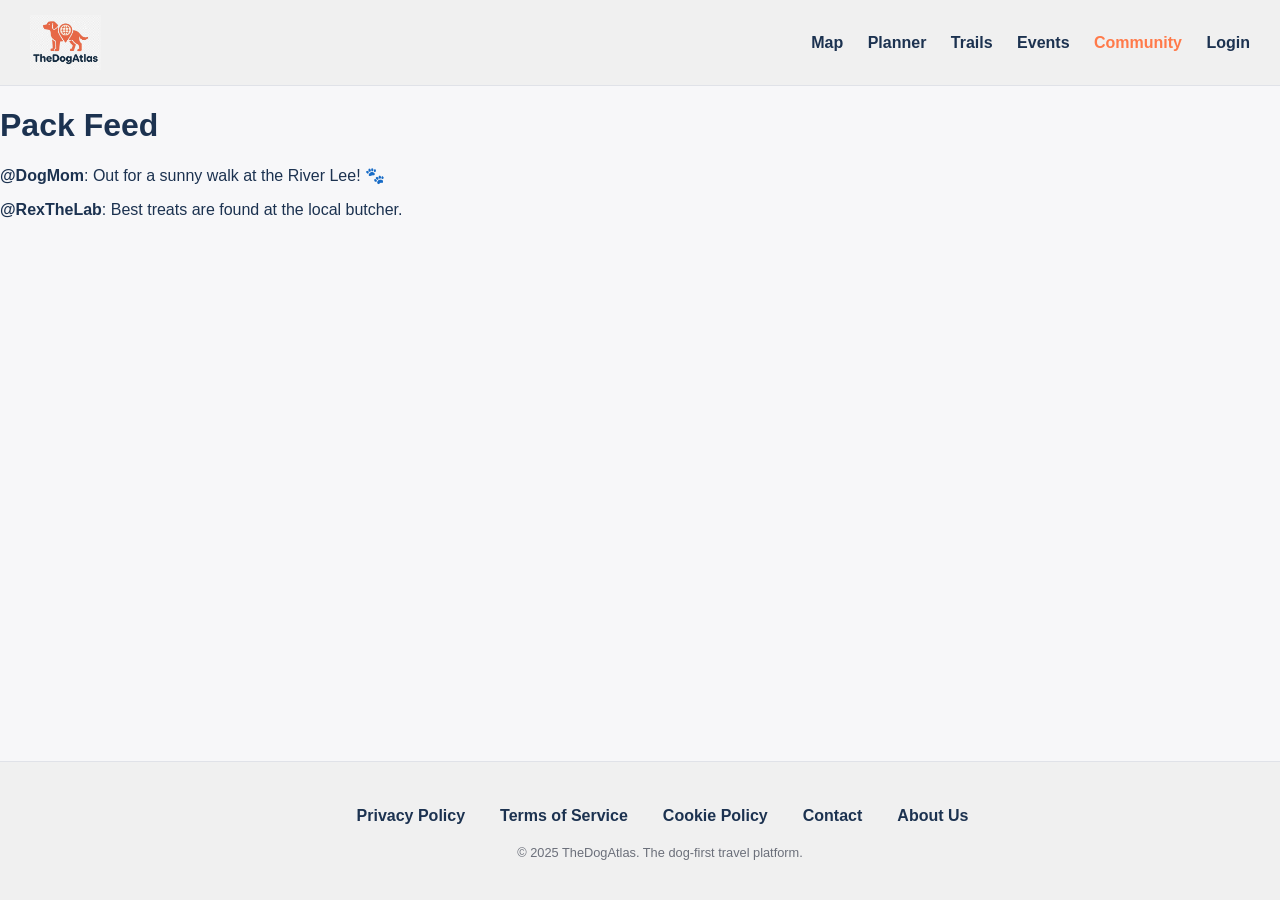
<file: community.html>
<!doctype html>
<html lang="en">
  <head>
    <meta charset="UTF-8" />
    <title>Community - TheDogAtlas</title>
    <meta name="viewport" content="width=device-width, initial-scale=1" />
    <link rel="stylesheet" href="style.css" />
  </head>
  <body>
    <header>
      <div class="brand">
        <a href="index.html">
          <img src="Media/Logo2.jpg" alt="Logo" style="height: 55px" />
        </a>
      </div>
      <nav>
        <a href="index.html" class="nav-link">Map</a>
        <a href="planner.html" class="nav-link">Planner</a>
        <a href="trails.html" class="nav-link">Trails</a>
        <a href="events.html" class="nav-link">Events</a>
        <a href="community.html" class="nav-link active">Community</a>
        <a href="login.html" class="nav-link">Login</a>
      </nav>
    </header>
    <main>
      <div class="container">
        <h1>Pack Feed</h1>
        <div class="card">
          <p>
            <strong>@DogMom</strong>: Out for a sunny walk at the River Lee! 🐾
          </p>
        </div>
        <div class="card">
          <p>
            <strong>@RexTheLab</strong>: Best treats are found at the local
            butcher.
          </p>
        </div>
      </div>
    </main>
    <footer>
      <div class="footer-links">
        <a href="Footer/privacy.html">Privacy Policy</a>
        <a href="Footer/terms.html">Terms of Service</a>
        <a href="Footer/cookies.html">Cookie Policy</a>
        <a href="Footer/contact.html">Contact</a>
        <a href="Footer/about.html">About Us</a>
      </div>
      <span class="copyright"
        >&copy; 2025 TheDogAtlas. The dog-first travel platform.</span
      >
    </footer>
  </body>
</html>
</file>
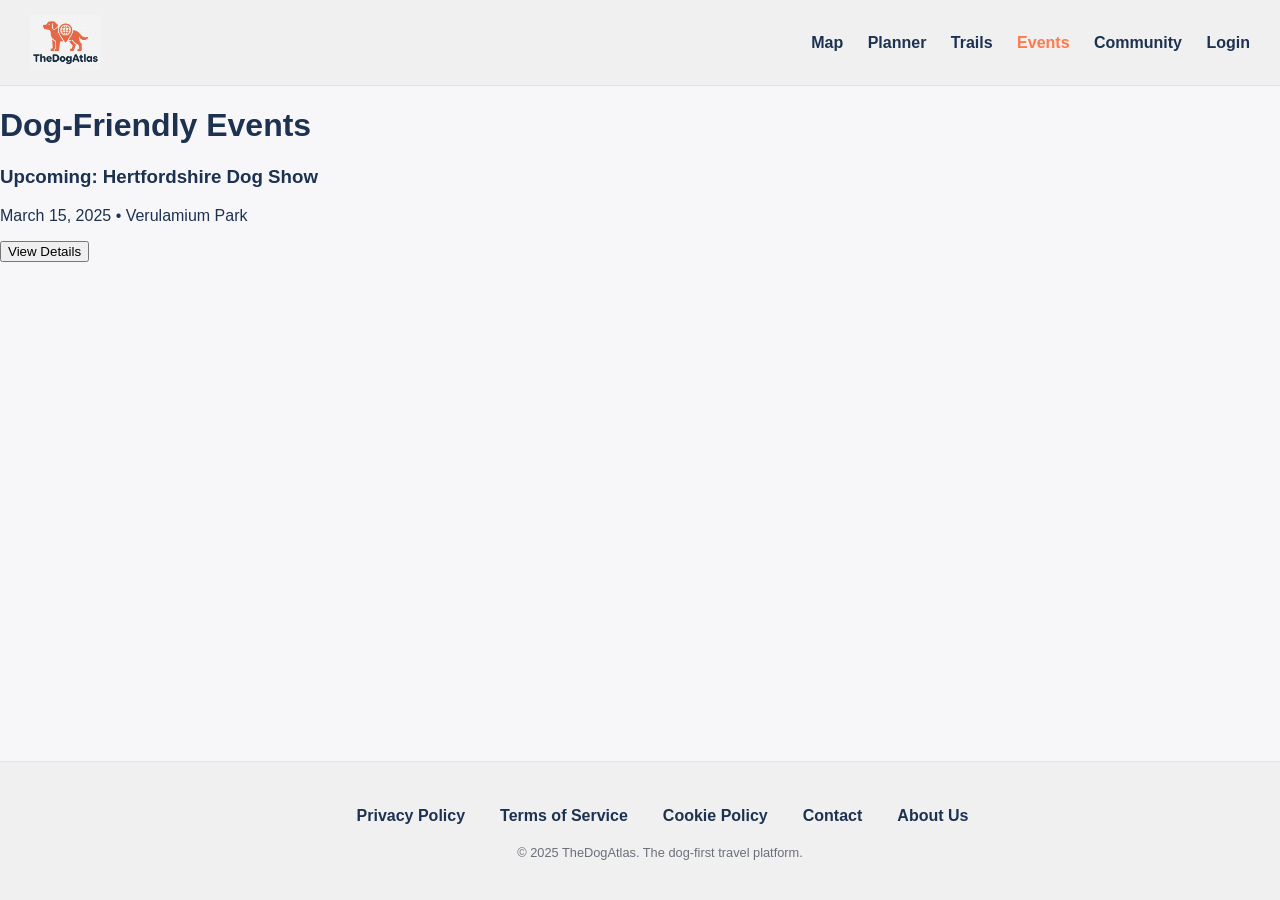
<file: events.html>
<!doctype html>
<html lang="en">
  <head>
    <meta charset="UTF-8" />
    <title>Events - TheDogAtlas</title>
    <meta name="viewport" content="width=device-width, initial-scale=1" />
    <link rel="stylesheet" href="style.css" />
  </head>
  <body>
    <header>
      <div class="brand">
        <a href="index.html">
          <img src="Media/Logo2.jpg" alt="Logo" style="height: 55px" />
        </a>
      </div>
      <nav>
        <a href="index.html" class="nav-link">Map</a>
        <a href="planner.html" class="nav-link">Planner</a>
        <a href="trails.html" class="nav-link">Trails</a>
        <a href="events.html" class="nav-link active">Events</a>
        <a href="community.html" class="nav-link">Community</a>
        <a href="login.html" class="nav-link">Login</a>
      </nav>
    </header>

    <main>
      <div class="container">
        <h1>Dog-Friendly Events</h1>
        <div class="card">
          <h3>Upcoming: Hertfordshire Dog Show</h3>
          <p>March 15, 2025 • Verulamium Park</p>
          <button class="btn-main">View Details</button>
        </div>
      </div>
    </main>
    <footer>
      <div class="footer-links">
        <a href="Footer/privacy.html">Privacy Policy</a>
        <a href="Footer/terms.html">Terms of Service</a>
        <a href="Footer/cookies.html">Cookie Policy</a>
        <a href="Footer/contact.html">Contact</a>
        <a href="Footer/about.html">About Us</a>
      </div>
      <span class="copyright"
        >&copy; 2025 TheDogAtlas. The dog-first travel platform.</span
      >
    </footer>
  </body>
</html>
</file>
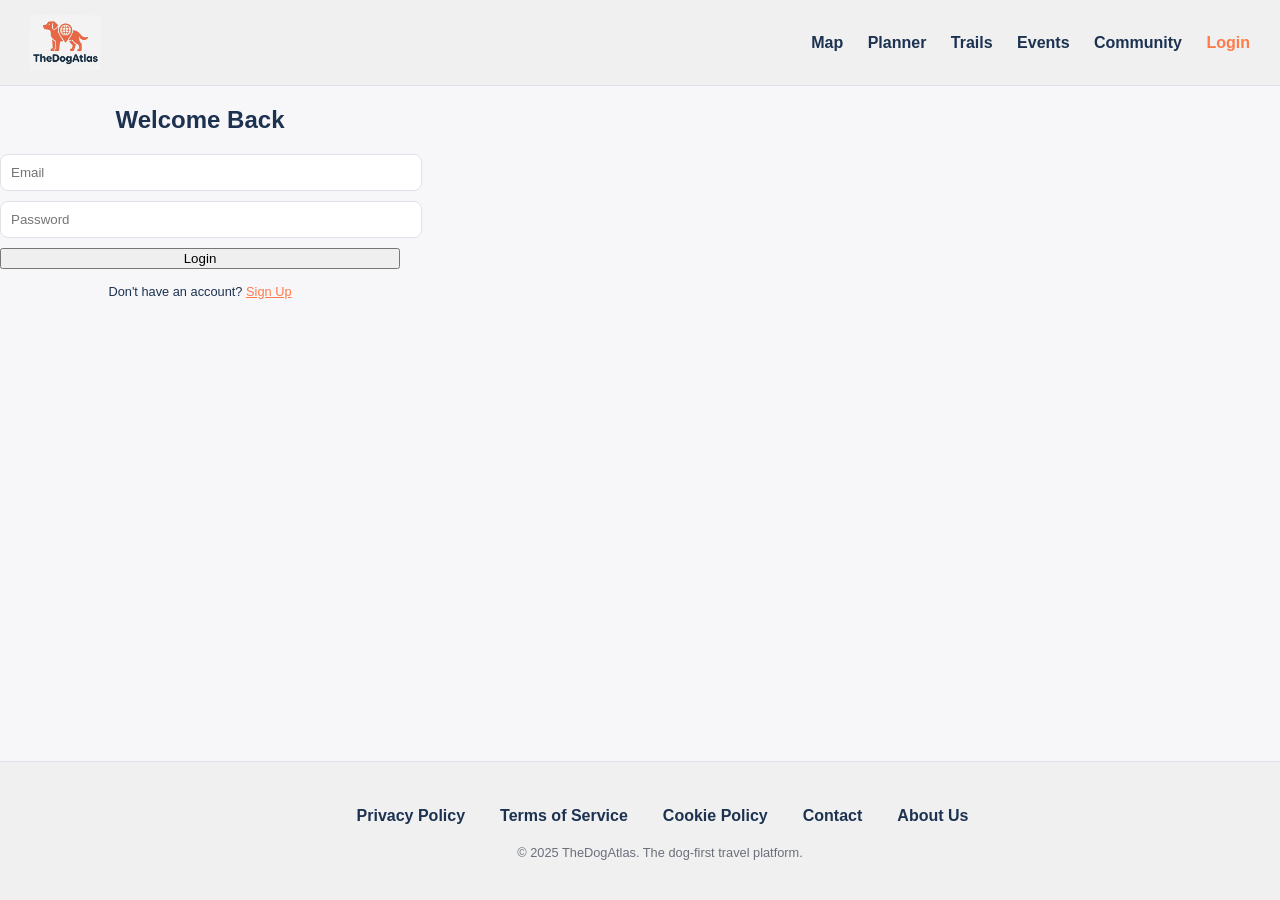
<file: login.html>
<!doctype html>
<html lang="en">
  <head>
    <meta charset="UTF-8" />
    <title>Login - TheDogAtlas</title>
    <meta name="viewport" content="width=device-width, initial-scale=1" />
    <link rel="stylesheet" href="style.css" />
  </head>
  <body>
    <header>
      <div class="brand">
        <a href="index.html">
          <img src="Media/Logo2.jpg" alt="Logo" style="height: 55px" />
        </a>
      </div>
      <nav>
        <a href="index.html" class="nav-link">Map</a>
        <a href="planner.html" class="nav-link">Planner</a>
        <a href="trails.html" class="nav-link">Trails</a>
        <a href="events.html" class="nav-link">Events</a>
        <a href="community.html" class="nav-link">Community</a>
        <a href="login.html" class="nav-link active">Login</a>
      </nav>
    </header>
    <main>
      <div class="container" style="max-width: 400px">
        <div class="card">
          <h2 style="text-align: center">Welcome Back</h2>
          <form>
            <input
              type="email"
              placeholder="Email"
              style="
                width: 100%;
                padding: 10px;
                margin-bottom: 10px;
                border: 1px solid var(--border);
                border-radius: 8px;
              "
            />
            <input
              type="password"
              placeholder="Password"
              style="
                width: 100%;
                padding: 10px;
                margin-bottom: 10px;
                border: 1px solid var(--border);
                border-radius: 8px;
              "
            />
            <button type="submit" style="width: 100%" class="btn-main">
              Login
            </button>
          </form>
          <p style="text-align: center; font-size: 0.8rem; margin-top: 15px">
            Don't have an account?
            <a href="#" style="color: var(--primary)">Sign Up</a>
          </p>
        </div>
      </div>
    </main>
    <footer>
      <div class="footer-links">
        <a href="Footer/privacy.html">Privacy Policy</a>
        <a href="Footer/terms.html">Terms of Service</a>
        <a href="Footer/cookies.html">Cookie Policy</a>
        <a href="Footer/contact.html">Contact</a>
        <a href="Footer/about.html">About Us</a>
      </div>
      <span class="copyright"
        >&copy; 2025 TheDogAtlas. The dog-first travel platform.</span
      >
    </footer>
  </body>
</html>
</file>
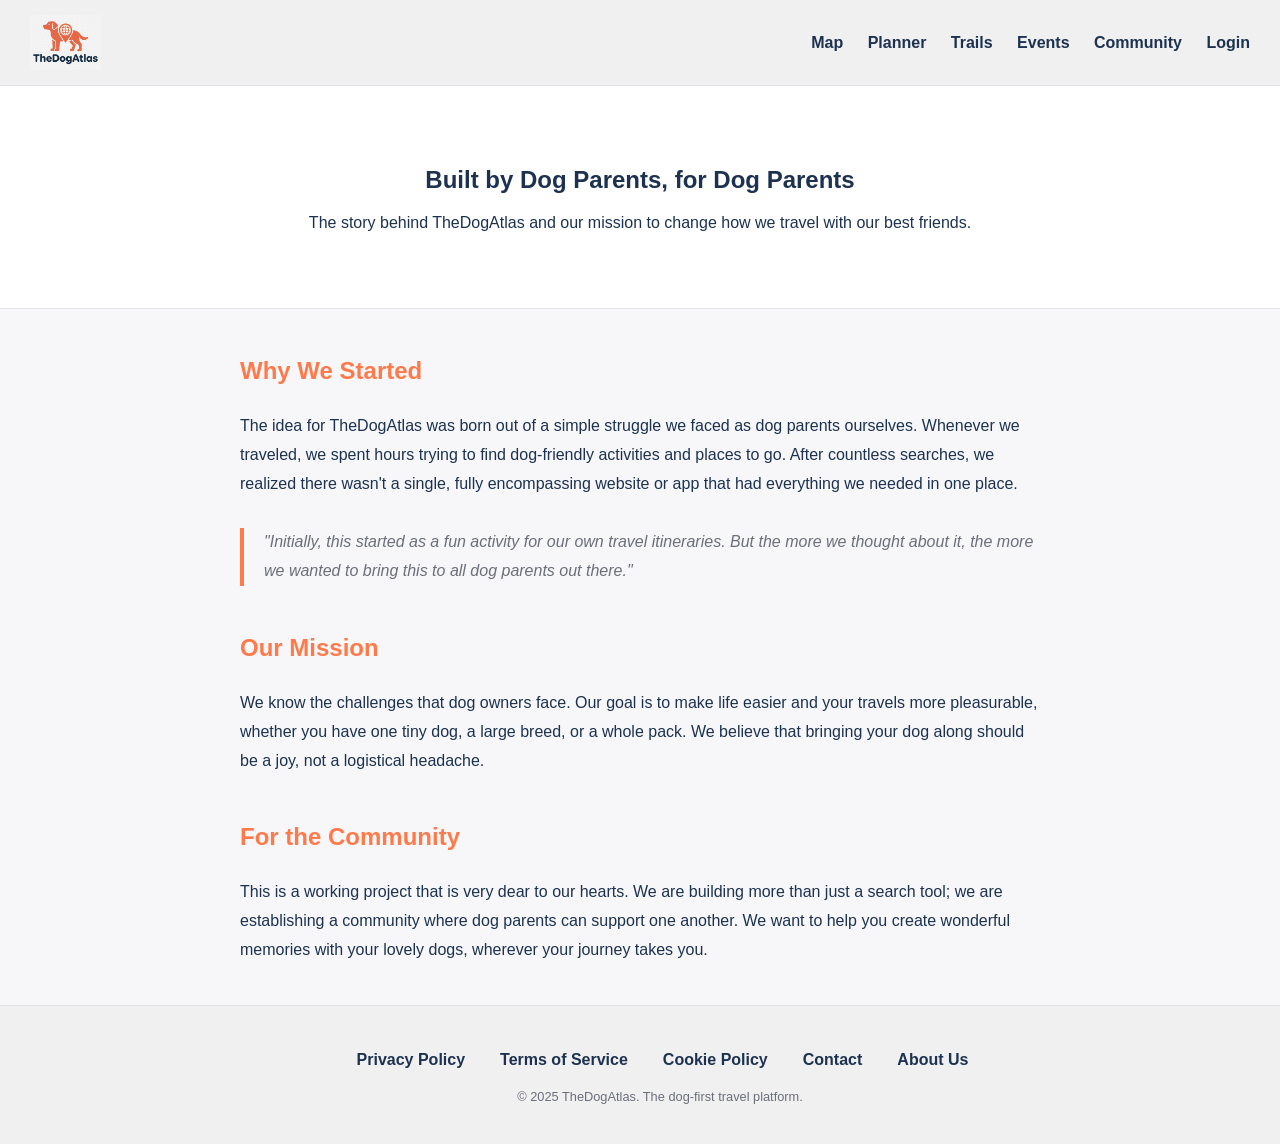
<file: Footer/about.html>
<!doctype html>
<html lang="en">
  <head>
    <meta charset="UTF-8" />
    <title>Our Story – TheDogAtlas</title>
    <meta name="viewport" content="width=device-width, initial-scale=1" />
    <link rel="stylesheet" href="../style.css" />

    <style>
      .about-header {
        text-align: center;
        padding: 60px 20px;
        background: white;
        border-bottom: 1px solid var(--border);
      }
      .about-content {
        max-width: 800px;
        margin: 40px auto;
        padding: 0 20px;
        line-height: 1.8;
      }
      .about-content h2 {
        color: var(--primary);
        margin-top: 40px;
      }
      .story-quote {
        font-style: italic;
        border-left: 4px solid var(--primary);
        padding-left: 20px;
        margin: 30px 0;
        color: var(--muted);
      }
    </style>
  </head>
  <body>
    <header>
      <div class="brand">
        <a href="../index.html">
          <img src="../Media/Logo2.jpg" alt="Logo" style="height: 55px" />
        </a>
      </div>
      <nav>
        <a href="../index.html" class="nav-link">Map</a>
        <a href="../planner.html" class="nav-link">Planner</a>
        <a href="../trails.html" class="nav-link">Trails</a>
        <a href="../events.html" class="nav-link">Events</a>
        <a href="../community.html" class="nav-link">Community</a>
        <a href="../login.html" class="nav-link">Login</a>
      </nav>
    </header>

    <main>
      <div class="container">
        <section class="about-header">
          <h1>Built by Dog Parents, for Dog Parents</h1>
          <p>
            The story behind TheDogAtlas and our mission to change how we travel
            with our best friends.
          </p>
        </section>

        <article class="about-content">
          <h2>Why We Started</h2>
          <p>
            The idea for TheDogAtlas was born out of a simple struggle we faced
            as dog parents ourselves. Whenever we traveled, we spent hours
            trying to find dog-friendly activities and places to go. After
            countless searches, we realized there wasn't a single, fully
            encompassing website or app that had everything we needed in one
            place.
          </p>

          <div class="story-quote">
            "Initially, this started as a fun activity for our own travel
            itineraries. But the more we thought about it, the more we wanted to
            bring this to all dog parents out there."
          </div>

          <h2>Our Mission</h2>
          <p>
            We know the challenges that dog owners face. Our goal is to make
            life easier and your travels more pleasurable, whether you have one
            tiny dog, a large breed, or a whole pack. We believe that bringing
            your dog along should be a joy, not a logistical headache.
          </p>

          <h2>For the Community</h2>
          <p>
            This is a working project that is very dear to our hearts. We are
            building more than just a search tool; we are establishing a
            community where dog parents can support one another. We want to help
            you create wonderful memories with your lovely dogs, wherever your
            journey takes you.
          </p>
        </article>
      </div>
    </main>

    <footer>
      <div class="footer-links">
        <a href="privacy.html" class="nav-link">Privacy Policy</a>
        <a href="terms.html" class="nav-link">Terms of Service</a>
        <a href="cookies.html" class="nav-link">Cookie Policy</a>
        <a href="contact.html" class="nav-link">Contact</a>
        <a href="about.html" class="nav-link active">About Us</a>
      </div>
      <span class="copyright"
        >&copy; 2025 TheDogAtlas. The dog-first travel platform.</span
      >
    </footer>
  </body>
</html>
</file>
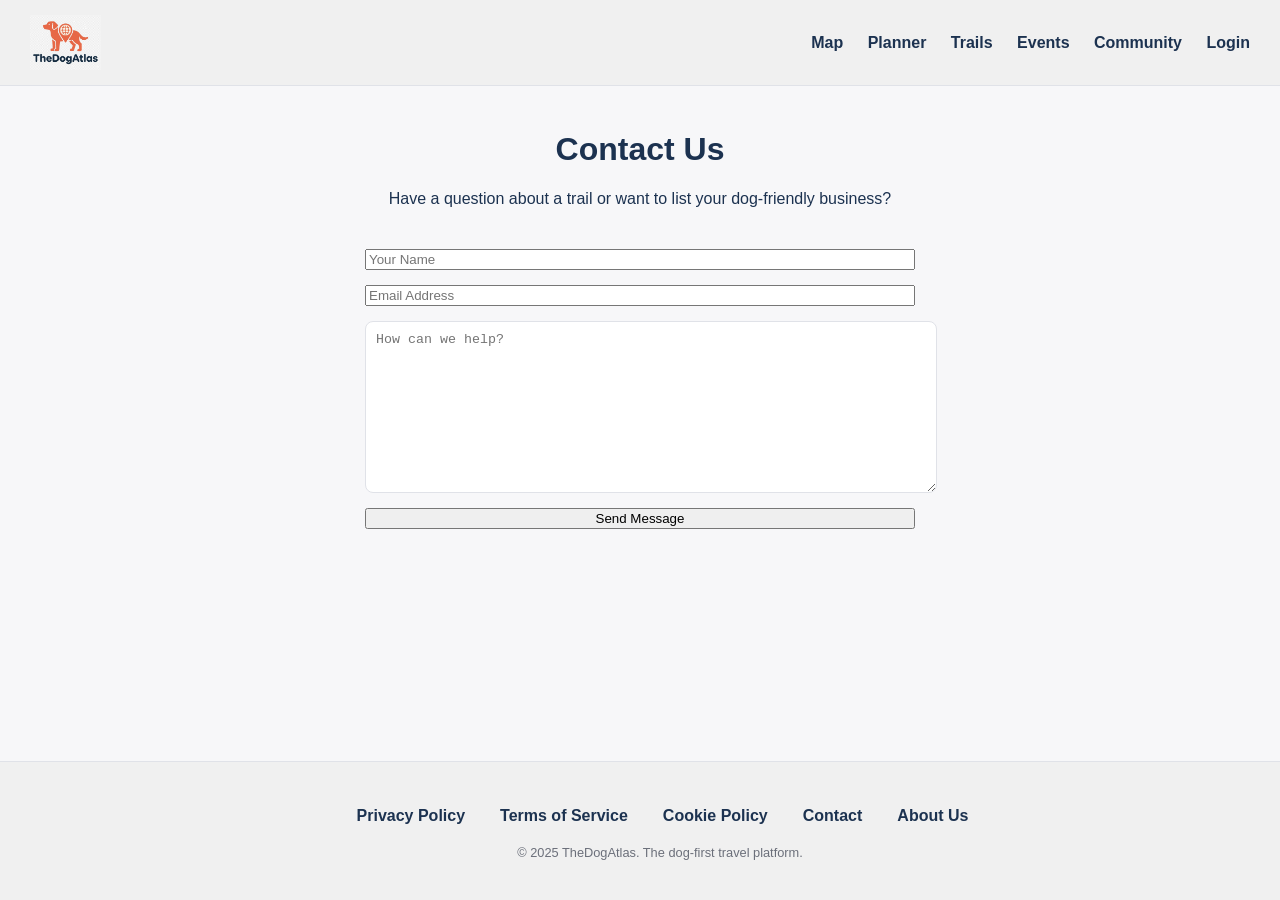
<file: Footer/contact.html>
<!doctype html>
<html lang="en">
  <head>
    <meta charset="UTF-8" />
    <title>Contact – TheDogAtlas</title>
    <meta name="viewport" content="width=device-width, initial-scale=1" />
    <link rel="stylesheet" href="../style.css" />

    <style>
      .central-container {
        text-align: center;
        max-width: 1140px;
        margin: 0 auto;
        padding: 24px 16px;
        width: 100%;
        flex: 1 0 auto;
      }
    </style>
  </head>
  <body>
    <header>
      <div class="brand">
        <a href="../index.html">
          <img src="../Media/Logo2.jpg" alt="Logo" style="height: 55px" />
        </a>
      </div>
      <nav>
        <a href="../index.html" class="nav-link">Map</a>
        <a href="../planner.html" class="nav-link">Planner</a>
        <a href="../trails.html" class="nav-link">Trails</a>
        <a href="../events.html" class="nav-link">Events</a>
        <a href="../community.html" class="nav-link">Community</a>
        <a href="../login.html" class="nav-link">Login</a>
      </nav>
    </header>

    <main class="central-container" style="max-width: 600px">
      <div class="container">
        <h1>Contact Us</h1>
        <p>
          Have a question about a trail or want to list your dog-friendly
          business?
        </p>
        <form
          class="filter-group"
          style="
            display: flex;
            flex-direction: column;
            gap: 15px;
            padding: 25px;
          "
        >
          <input
            type="text"
            placeholder="Your Name"
            class="main-search-input"
            style="margin-bottom: 0"
          />
          <input
            type="email"
            placeholder="Email Address"
            class="main-search-input"
            style="margin-bottom: 0"
          />
          <textarea
            placeholder="How can we help?"
            style="
              width: 100%;
              height: 150px;
              border-radius: 8px;
              border: 1px solid var(--border);
              padding: 10px;
            "
          ></textarea>
          <button type="submit" class="search-submit-btn">Send Message</button>
        </form>
      </div>
    </main>

    <footer>
      <div class="footer-links">
        <a href="privacy.html" class="nav-link">Privacy Policy</a>
        <a href="terms.html" class="nav-link">Terms of Service</a>
        <a href="cookies.html" class="nav-link">Cookie Policy</a>
        <a href="contact.html" class="nav-link active">Contact</a>
        <a href="about.html" class="nav-link">About Us</a>
      </div>
      <span class="copyright"
        >&copy; 2025 TheDogAtlas. The dog-first travel platform.</span
      >
    </footer>
  </body>
</html>
</file>
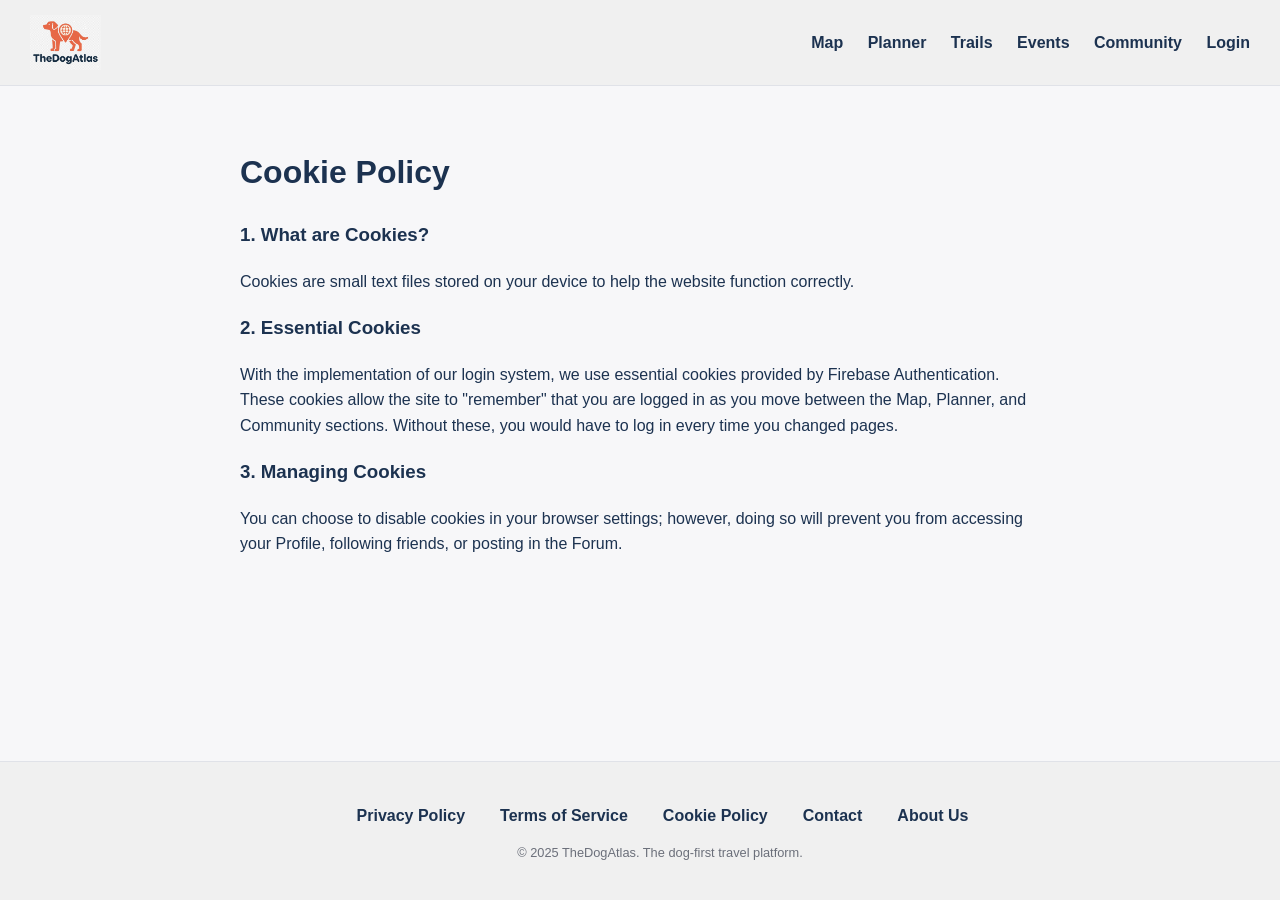
<file: Footer/cookies.html>
<!doctype html>
<html lang="en">
  <head>
    <meta charset="UTF-8" />
    <title>Cookie Policy – TheDogAtlas</title>
    <meta name="viewport" content="width=device-width, initial-scale=1" />
    <link rel="stylesheet" href="../style.css" />
  </head>
  <body>
    <header>
      <div class="brand">
        <a href="../index.html">
          <img src="../Media/Logo2.jpg" alt="Logo" style="height: 55px" />
        </a>
      </div>
      <nav>
        <a href="../index.html" class="nav-link">Map</a>
        <a href="../planner.html" class="nav-link">Planner</a>
        <a href="../trails.html" class="nav-link">Trails</a>
        <a href="../events.html" class="nav-link">Events</a>
        <a href="../community.html" class="nav-link">Community</a>
        <a href="../login.html" class="nav-link">Login</a>
      </nav>
    </header>

    <main
      class="community-container"
      style="max-width: 800px; margin: 40px auto; line-height: 1.6"
    >
      <div class="container">
        <h1>Cookie Policy</h1>

        <h3>1. What are Cookies?</h3>
        <p>
          Cookies are small text files stored on your device to help the website
          function correctly.
        </p>

        <h3>2. Essential Cookies</h3>
        <p>
          With the implementation of our login system, we use essential cookies
          provided by Firebase Authentication. These cookies allow the site to
          "remember" that you are logged in as you move between the Map,
          Planner, and Community sections. Without these, you would have to log
          in every time you changed pages.
        </p>

        <h3>3. Managing Cookies</h3>
        <p>
          You can choose to disable cookies in your browser settings; however,
          doing so will prevent you from accessing your Profile, following
          friends, or posting in the Forum.
        </p>
      </div>
    </main>
    <footer>
      <div class="footer-links">
        <a href="privacy.html" class="nav-link">Privacy Policy</a>
        <a href="terms.html" class="nav-link">Terms of Service</a>
        <a href="cookies.html" class="nav-link active">Cookie Policy</a>
        <a href="contact.html" class="nav-link">Contact</a>
        <a href="about.html" class="nav-link">About Us</a>
      </div>
      <span class="copyright"
        >&copy; 2025 TheDogAtlas. The dog-first travel platform.</span
      >
    </footer>
  </body>
</html>
</file>
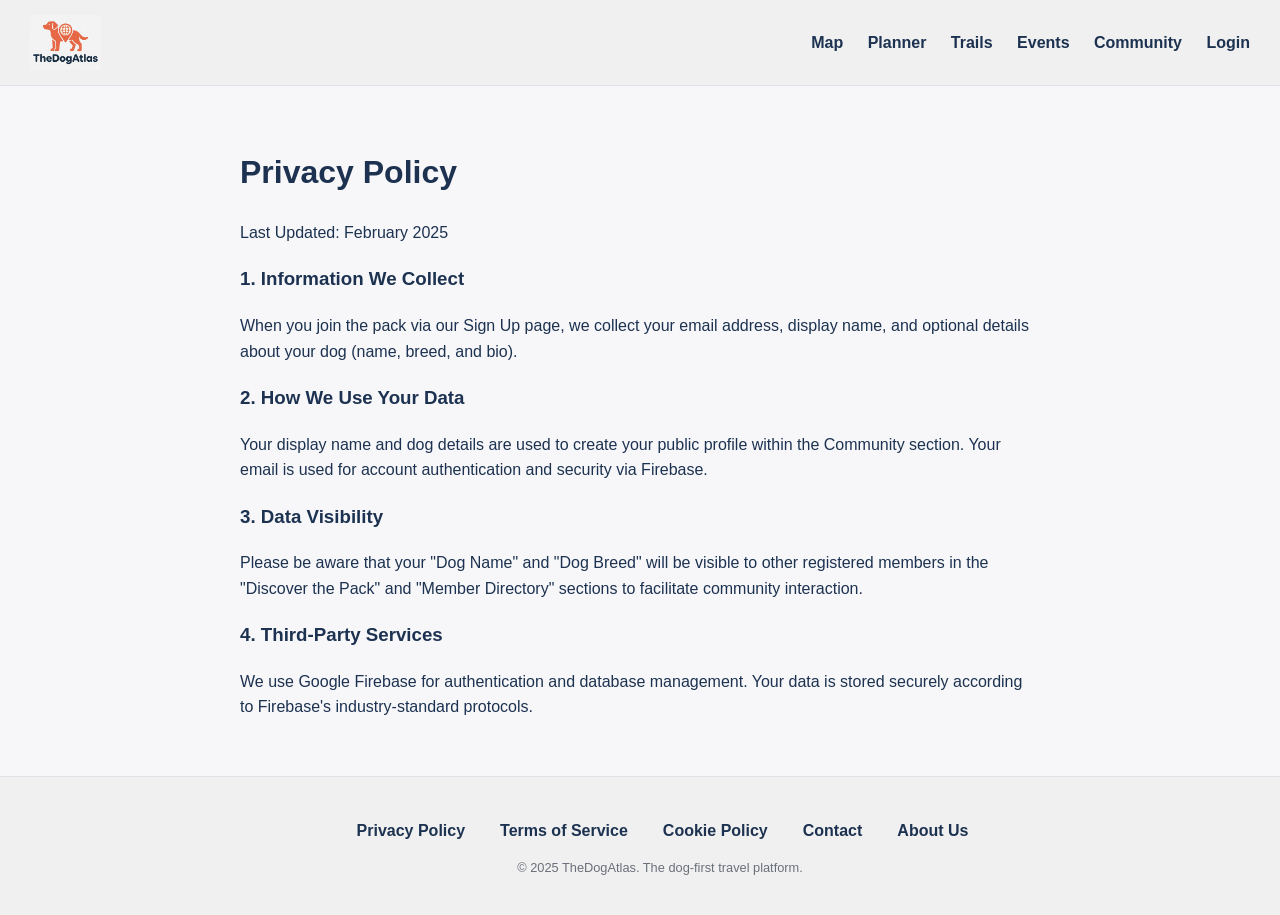
<file: Footer/privacy.html>
<!doctype html>
<html lang="en">
  <head>
    <meta charset="UTF-8" />
    <title>Privacy Policy – TheDogAtlas</title>
    <meta name="viewport" content="width=device-width, initial-scale=1" />
    <link rel="stylesheet" href="../style.css" />
  </head>
  <body>
    <header>
      <div class="brand">
        <a href="../index.html">
          <img src="../Media/Logo2.jpg" alt="Logo" style="height: 55px" />
        </a>
      </div>
      <nav>
        <a href="../index.html" class="nav-link">Map</a>
        <a href="../planner.html" class="nav-link">Planner</a>
        <a href="../trails.html" class="nav-link">Trails</a>
        <a href="../events.html" class="nav-link">Events</a>
        <a href="../community.html" class="nav-link">Community</a>
        <a href="../login.html" class="nav-link">Login</a>
      </nav>
    </header>
    <main
      class="community-container"
      style="max-width: 800px; margin: 40px auto; line-height: 1.6"
    >
      <div class="container">
        <h1>Privacy Policy</h1>
        <p>Last Updated: February 2025</p>

        <h3>1. Information We Collect</h3>
        <p>
          When you join the pack via our Sign Up page, we collect your email
          address, display name, and optional details about your dog (name,
          breed, and bio).
        </p>

        <h3>2. How We Use Your Data</h3>
        <p>
          Your display name and dog details are used to create your public
          profile within the Community section. Your email is used for account
          authentication and security via Firebase.
        </p>

        <h3>3. Data Visibility</h3>
        <p>
          Please be aware that your "Dog Name" and "Dog Breed" will be visible
          to other registered members in the "Discover the Pack" and "Member
          Directory" sections to facilitate community interaction.
        </p>

        <h3>4. Third-Party Services</h3>
        <p>
          We use Google Firebase for authentication and database management.
          Your data is stored securely according to Firebase's industry-standard
          protocols.
        </p>
      </div>
    </main>
    <footer>
      <div class="footer-links">
        <a href="privacy.html" class="nav-link active">Privacy Policy</a>
        <a href="terms.html" class="nav-link">Terms of Service</a>
        <a href="cookies.html" class="nav-link">Cookie Policy</a>
        <a href="contact.html" class="nav-link">Contact</a>
        <a href="about.html" class="nav-link">About Us</a>
      </div>
      <span class="copyright"
        >&copy; 2025 TheDogAtlas. The dog-first travel platform.</span
      >
    </footer>
  </body>
</html>
</file>
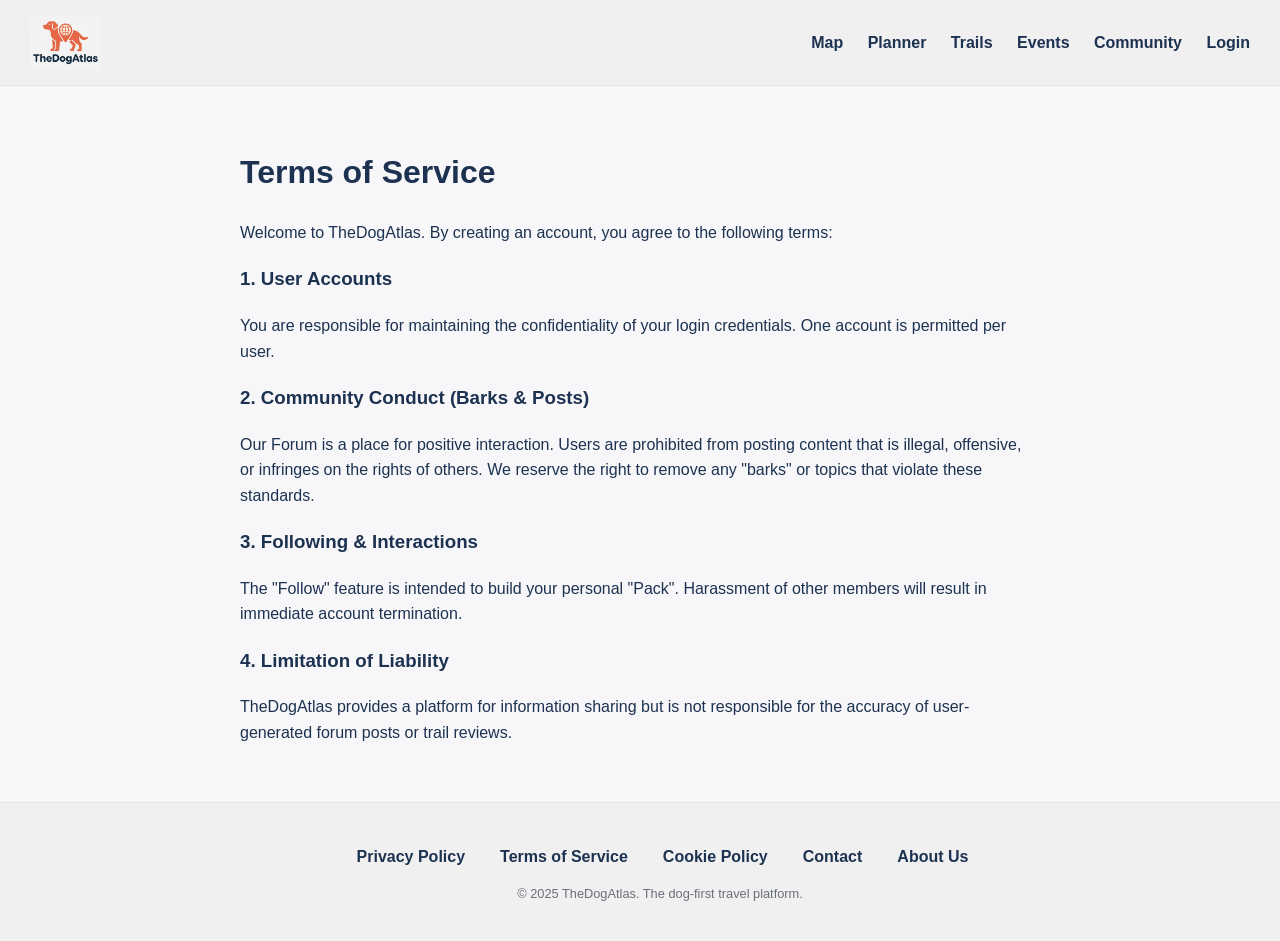
<file: Footer/terms.html>
<!doctype html>
<html lang="en">
  <head>
    <meta charset="UTF-8" />
    <title>Terms of Service – TheDogAtlas</title>    
    <meta name="viewport" content="width=device-width, initial-scale=1" />
    <link rel="stylesheet" href="../style.css" />
  </head>
  <body>
    <header>
      <div class="brand">
        <a href="../index.html">
          <img src="../Media/Logo2.jpg" alt="Logo" style="height: 55px" />
        </a>
      </div>
      <nav>
        <a href="../index.html" class="nav-link">Map</a>
        <a href="../planner.html" class="nav-link">Planner</a>
        <a href="../trails.html" class="nav-link">Trails</a>
        <a href="../events.html" class="nav-link">Events</a>
        <a href="../community.html" class="nav-link">Community</a>
        <a href="../login.html" class="nav-link">Login</a>
      </nav>
    </header>
  <body>
    <main
      class="community-container"
      style="max-width: 800px; margin: 40px auto; line-height: 1.6"
    >
      <div class="container">

      <h1>Terms of Service</h1>
      <p>
        Welcome to TheDogAtlas. By creating an account, you agree to the
        following terms:
      </p>

      <h3>1. User Accounts</h3>
      <p>
        You are responsible for maintaining the confidentiality of your login
        credentials. One account is permitted per user.
      </p>

      <h3>2. Community Conduct (Barks & Posts)</h3>
      <p>
        Our Forum is a place for positive interaction. Users are prohibited from
        posting content that is illegal, offensive, or infringes on the rights
        of others. We reserve the right to remove any "barks" or topics that
        violate these standards.
      </p>

      <h3>3. Following & Interactions</h3>
      <p>
        The "Follow" feature is intended to build your personal "Pack".
        Harassment of other members will result in immediate account
        termination.
      </p>

      <h3>4. Limitation of Liability</h3>
      <p>
        TheDogAtlas provides a platform for information sharing but is not
        responsible for the accuracy of user-generated forum posts or trail
        reviews.
      </p>
      </div>
    </main>
   <footer>
      <div class="footer-links">
        <a href="privacy.html" class="nav-link">Privacy Policy</a>
        <a href="terms.html" class="nav-link active">Terms of Service</a>
        <a href="cookies.html" class="nav-link">Cookie Policy</a>
        <a href="contact.html" class="nav-link">Contact</a>
        <a href="about.html" class="nav-link">About Us</a>
      </div>
      <span class="copyright"
        >&copy; 2025 TheDogAtlas. The dog-first travel platform.</span
      >
    </footer>
  </body>
</html>
</file>
<file: style.css>
/* ==========================================
   1. VARIABLES & RESET
   ========================================== */
:root {
  --primary: #ff7a4a;
  --bg: #f7f7f9;
  --text: #1c3250;
  --border: #e0e2e8;
  --white: #ffffff;
  --banner-bg: #f0f0f0;
  --muted: #6b6f7a;
}

body {
  margin: 0;
  font-family: "Inter", sans-serif;
  background-color: var(--bg);
  color: var(--text);
  display: flex;
  flex-direction: column;
}

/* Sticky footer logic */
html,
body {
  height: 100%;
  margin: 0;
  padding: 0;
}

main {
  flex: 1 0 auto;
  width: 100%;
}

/* ==========================================
   2. NAVIGATION & HEADER
   ========================================== */
header {
  background: var(--banner-bg);
  padding: 15px 30px;
  display: flex;
  justify-content: space-between;
  align-items: center;
  border-bottom: 1px solid var(--border);
  position: sticky;
  top: 0;
  z-index: 1000;
  width: 100%;
  box-sizing: border-box;
}

.brand img {
  display: block;
}

nav ul {
  display: flex;
  list-style: none;
  gap: 25px;
  margin: 0;
}

.login-btn {
  background: var(--primary);
  color: white !important;
  padding: 8px 18px;
  border-radius: 20px;
}

footer {
  background-color: var(--banner-bg);
  text-align: center;
  padding: 40px 20px;
  border-top: 1px solid var(--border);
  flex-shrink: 0;
  width: 100%;
}

.footer-links {
  margin-bottom: 15px;
  display: flex;
  justify-content: center;
  flex-wrap: wrap;
}
.footer-links a {
  margin: 5px 15px;
}

.copyright {
  font-size: 0.8rem;
  color: var(--muted);
  display: block;
  margin-top: 10px;
}

nav a,
.footer-links a {
  text-decoration: none;
  color: var(--text) !important;
  font-weight: 600;
  margin-left: 20px;
  transition: color 0.2s ease;
}

nav a:visited,
.footer-links a:visited {
  color: var(--text) !important;
}

/* Change color ONLY on hover */
nav a:hover,
.footer-links a:hover {
  color: var(--primary) !important; /* Hover color */
}

/* Active class for the current page */
nav a.active {
  color: var(--primary);
}

/* Link color persistence */
nav a,
.footer-links a {
  text-decoration: none;
  color: var(--text) !important;
  font-weight: 600;
  margin-left: 20px;
  transition: color 0.2s;
}

/* Prevent visited color change */
nav a:visited,
.footer-links a:visited {
  color: var(--text) !important;
}

/* Color only changes on hover */
nav a:hover,
.footer-links a:hover {
  color: var(--primary) !important;
}

nav a.active {
  color: var(--primary) !important;
}

/* ==========================================
   3. PACK FEED (COMMUNITY POSTS)
   ========================================== */
#pack-feed {
  display: grid;
  grid-template-columns: repeat(auto-fill, minmax(380px, 1fr));
  gap: 30px;
  padding: 40px 0;
  max-width: 1200px;
  margin: 0 auto;
}

.feed-item {
  background: var(--white);
  border-radius: 12px;
  border: 1px solid var(--border);
  overflow: hidden;
  box-shadow: 0 4px 15px rgba(0, 0, 0, 0.05);
}

.feed-header {
  padding: 12px 15px;
  display: flex;
  align-items: center;
  gap: 10px;
}

.meta-avatar {
  width: 35px;
  height: 35px;
  border-radius: 50%;
}

.main-img {
  width: 100%;
  aspect-ratio: 1/1;
  object-fit: cover;
}

.feed-footer {
  padding: 15px;
}

.woof-icon.active i {
  color: var(--primary);
}

.comments-wrap {
  margin-top: 12px;
  border-top: 1px solid #f0f0f0;
  padding-top: 10px;
}

.comment-row {
  font-size: 0.9rem;
  margin: 4px 0;
  color: #555;
}

/* ==========================================
   4. EVENTS PAGE (SYMMETRICAL)
   ========================================== */
.events-layout {
  display: grid;
  grid-template-columns: 2.8fr 1fr;
  gap: 70px; /* Specific 70px Gap */
  max-width: 1400px;
  margin: 0 auto;
  padding: 40px 20px;
}

.calendar-widget {
  background: var(--white);
  padding: 30px;
  border-radius: 15px;
  border: 1px solid var(--border);
}

#calendar {
  min-height: 650px;
  width: 100%;
}
</file>
